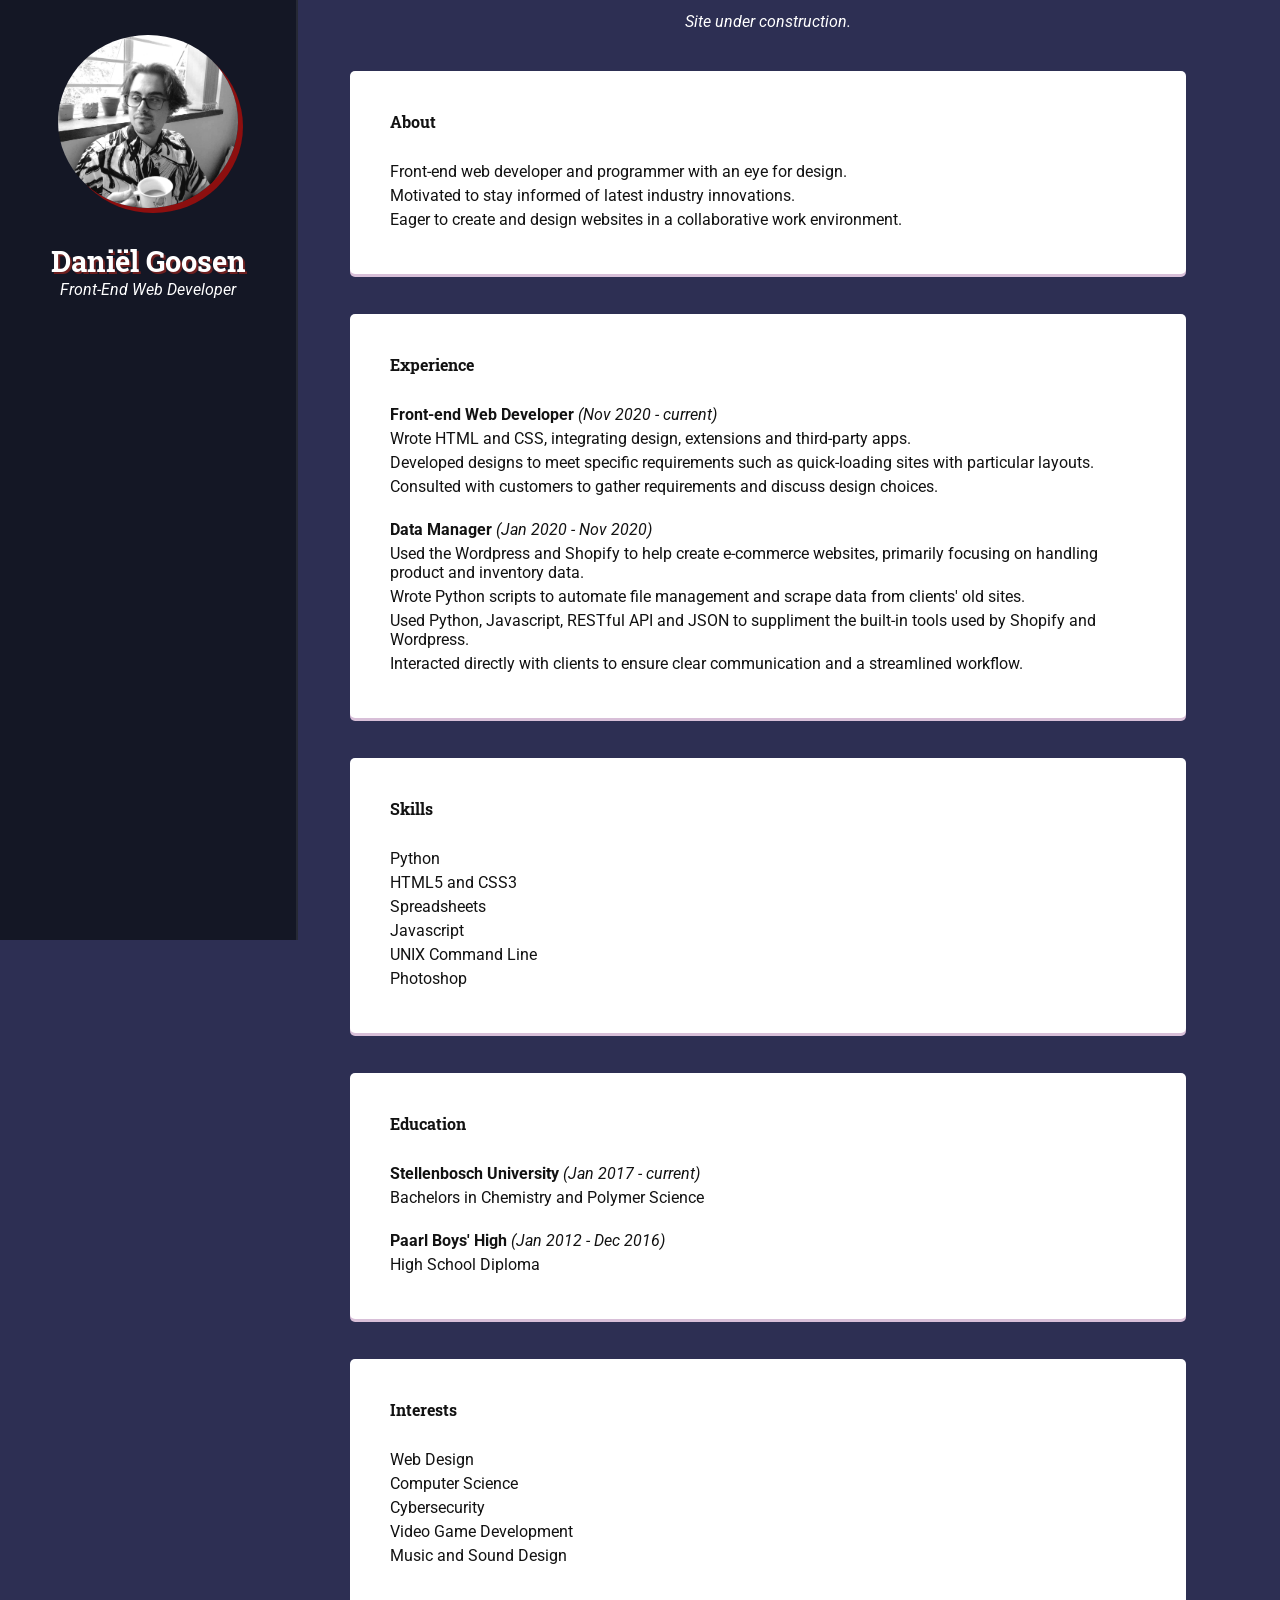
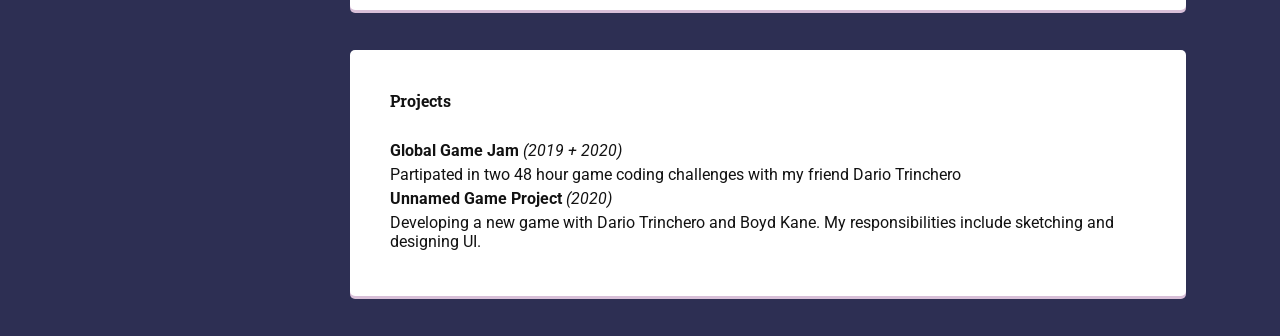
<file: index.html>
<!DOCTYPE html>
<html>
    <head>
        <link rel="stylesheet" href="styles.css">
    </head>
    <body>
        <div class="side">
            <div class="profile">
                <div class="photo">
                    <img class="avatar" src="profile.jpeg">
                </div>
                <div class="info">
                    <h1>Daniël Goosen</h1>
                    <i>Front-End Web Developer</i>
                </div>
            </div>
        </div>
        <div class="content">
            <div class="disclaimer" style="text-align: center; margin-top: 12px; color: white">
                <i>Site under construction.</i>
            </div>
            <div class="about box">
                <h2>About</h2>
                <p>Front-end web developer and programmer with an eye for design.</p>
                <p>Motivated to stay informed of latest industry innovations.</p>
                <p>Eager to create and design websites in a collaborative work environment.</p>
            </div>
            <div class="experience box">

                <h2>Experience</h2>               
                
                <b>Front-end Web Developer</b>
                <i>(Nov 2020 - current)</i>
                <p>Wrote HTML and CSS, integrating design, extensions and third-party apps.</p>
                <p>Developed designs to meet specific requirements such as quick-loading sites with particular layouts.</p>
                <p>Consulted with customers to gather requirements and discuss design choices.</p>
                <br>
                <b>Data Manager</b>
                <i>(Jan 2020 - Nov 2020)</i>
                <p>Used the Wordpress and Shopify to help create e-commerce websites, primarily focusing on handling product and inventory data.</p>
                <p>Wrote Python scripts to automate file management and scrape data from clients' old sites.</p>
                <p>Used Python, Javascript, RESTful API and JSON to suppliment the built-in tools used by Shopify and Wordpress.</p>
                <p>Interacted directly with clients to ensure clear communication and a streamlined workflow.</p>

            </div>
            <div class="skills box">
                <h2>Skills</h2>
                <p>Python</p>
                <p>HTML5 and CSS3</p>
                <p>Spreadsheets</p>
                <p>Javascript</p>
                <p>UNIX Command Line</p>
                <p>Photoshop</p>
            </div>
            <div class="education box">
                <h2>Education</h2>
                <b>Stellenbosch University</b>
                <i>(Jan 2017 - current)</i>
                <p>Bachelors in Chemistry and Polymer Science</p>
                <br>
                <b>Paarl Boys' High</b>
                <i>(Jan 2012 - Dec 2016)</i>
                <p>High School Diploma</p>

            </div>
            <div class="interests box">
                <h2>Interests</h2>
                <p>Web Design</p>
                <p>Computer Science</p>
                <p>Cybersecurity</p>
                <p>Video Game Development</p>
                <p>Music and Sound Design</p>
            </div>

            <div class="projects box">
                <h2>Projects</h2>
                <b>Global Game Jam</b>
                <i>(2019 + 2020)</i>
                <p>Partipated in two 48 hour game coding challenges with my friend Dario Trinchero</p>

                <b>Unnamed Game Project</b>
                <i>(2020)</i>
                <p>Developing a new game with Dario Trinchero and Boyd Kane. 
                    My responsibilities include sketching and designing UI.</p>
            </div>
        </div>
    </body>
</html>
</file>
<file: styles.css>
@import url('https://fonts.googleapis.com/css2?family=Montserrat&family=Roboto+Slab&display=swap');
@import url('https://fonts.googleapis.com/css2?family=Montserrat&family=Roboto&display=swap');


* {
	padding: 0;
	margin: 0;
	font-family: 'Roboto', serif;
	font-size: 1rem;
}

body {
	display: flex;
	justify-content: flex-start;

	background-color: #2d2f53;
}

h1 {
	font-family: 'Roboto Slab', serif;
	margin-top: 15px;
	font-size: 1.8rem;
	text-shadow: 2px 2px #6e1f1f;
}

h2, h4, b {
	margin-bottom: 15px;
	font-family: 'Roboto Slab', serif;
}

h2 {
	margin-bottom: 30px;
}

h3 {
	font-family: 'Roboto Slab', serif;
	font-weight: lighter;
	margin: 30px;
}

ul {
	margin: 15px 0;
	list-style: none;
}

li {
	font-size: 0.8rem;
}


img {
	border-radius: 50%;
	width: 100%;
}

p {
	margin: 5px 0;
}

a {
	margin: 10px 0;
	font-size: 0.9rem;
	color: black;
}

a:hover {
	color: red;
}

a:visited {
	color: black;
}

b {
	font-family: 'Roboto', sans-serif;
}

.box {
	margin: 40px 30px;
	padding: 40px;
	border-radius: 5px;
	background-color:white;
	color: #121212;
	box-shadow: 0 3px thistle;
}

.side {
	position: fixed;
	display: flex;
	justify-content: space-between;
	align-items: center;
	text-align: center;
	flex-direction: column;
	width: 20%;
	height: 100%;
	padding: 20px;

	background-color: #141725;
	box-shadow: 2px 0 #262935;
	color: white;
}

.content {
	margin-left: 25%;
	width: 70%;
}

.contact {
	display: flex;
	justify-content: space-around;
	flex-direction: column;
	margin-bottom: 35px;
	padding: 15px;
	width: 80%;
	text-align: start;
	font-family: sans-serif;
	border-radius: 5px;
	background-color: white;
	color: black;
}

.profile {
	display: flex;
	align-items: center;
	flex-direction: column;
}

.photo {
	width: 70%;
	margin: 15px;
}

.avatar {
	box-shadow: 5px 5px #8d0f0f;
}
</file>
